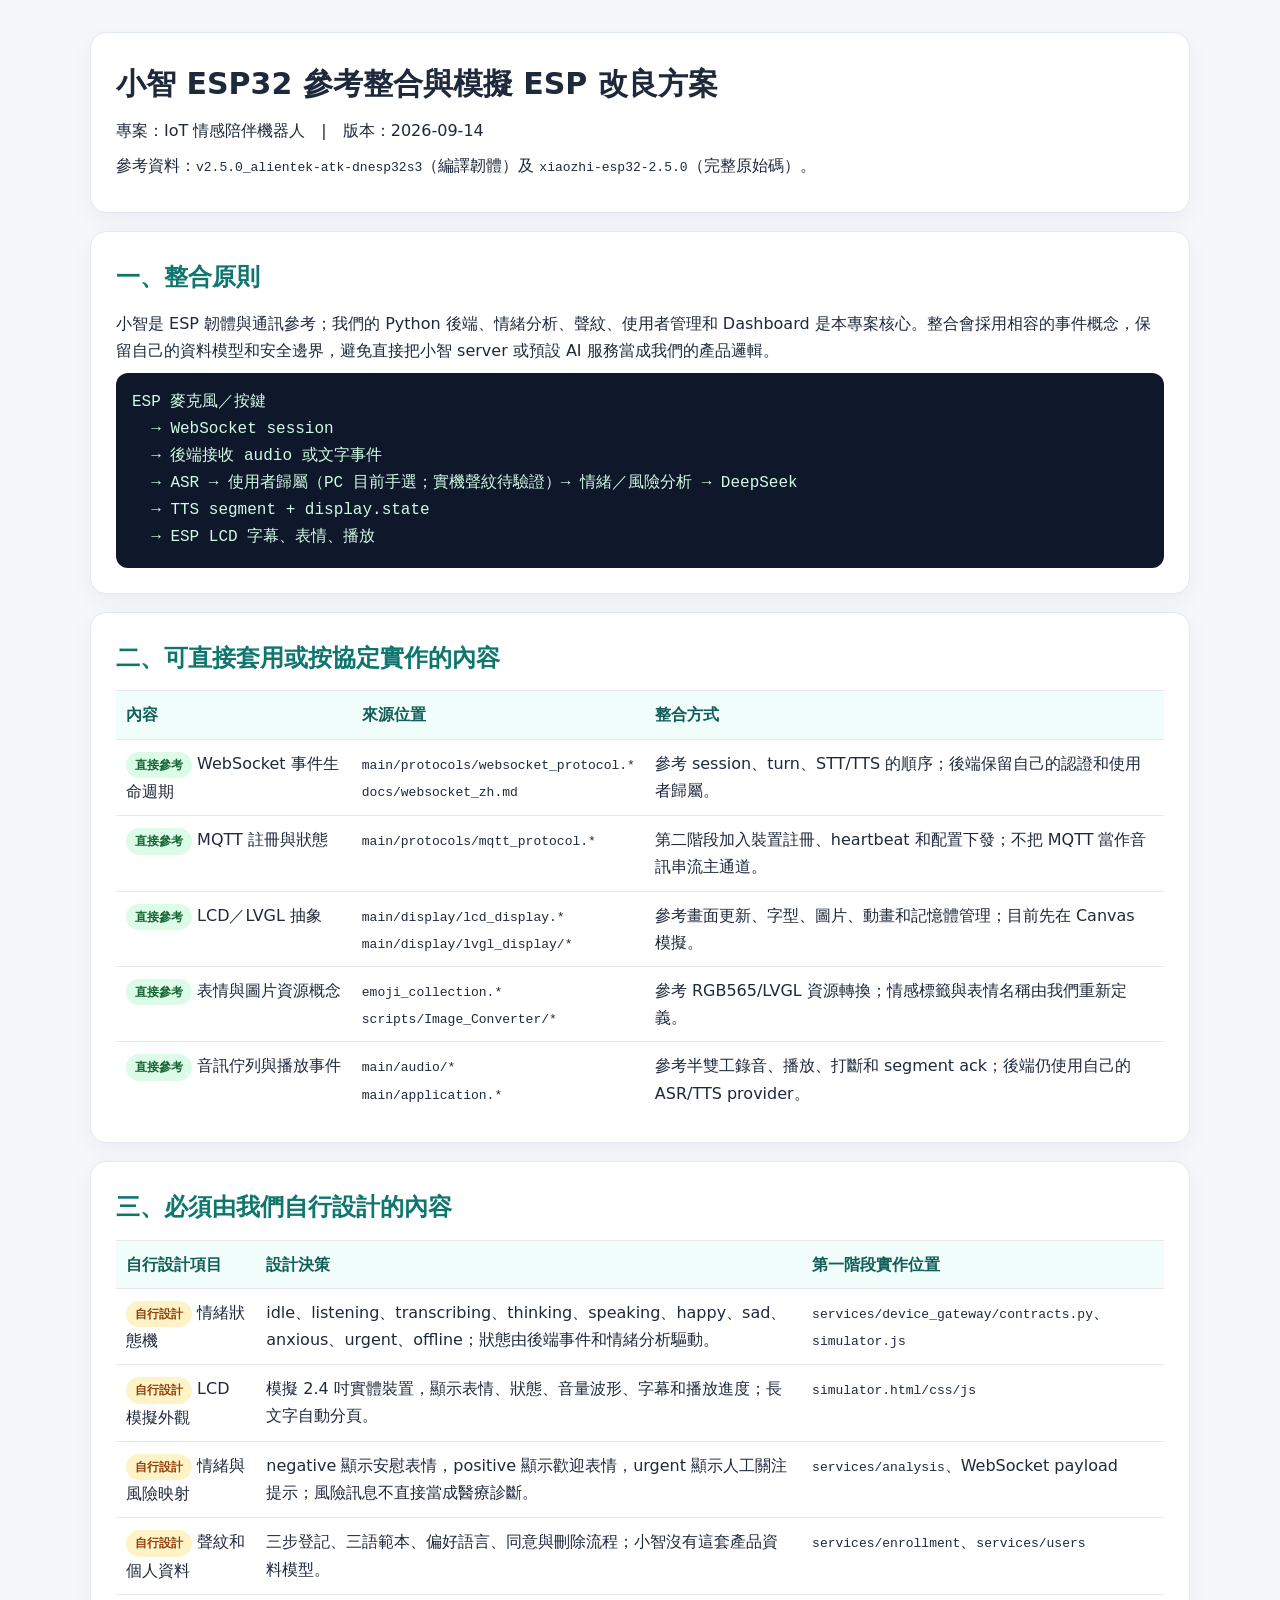
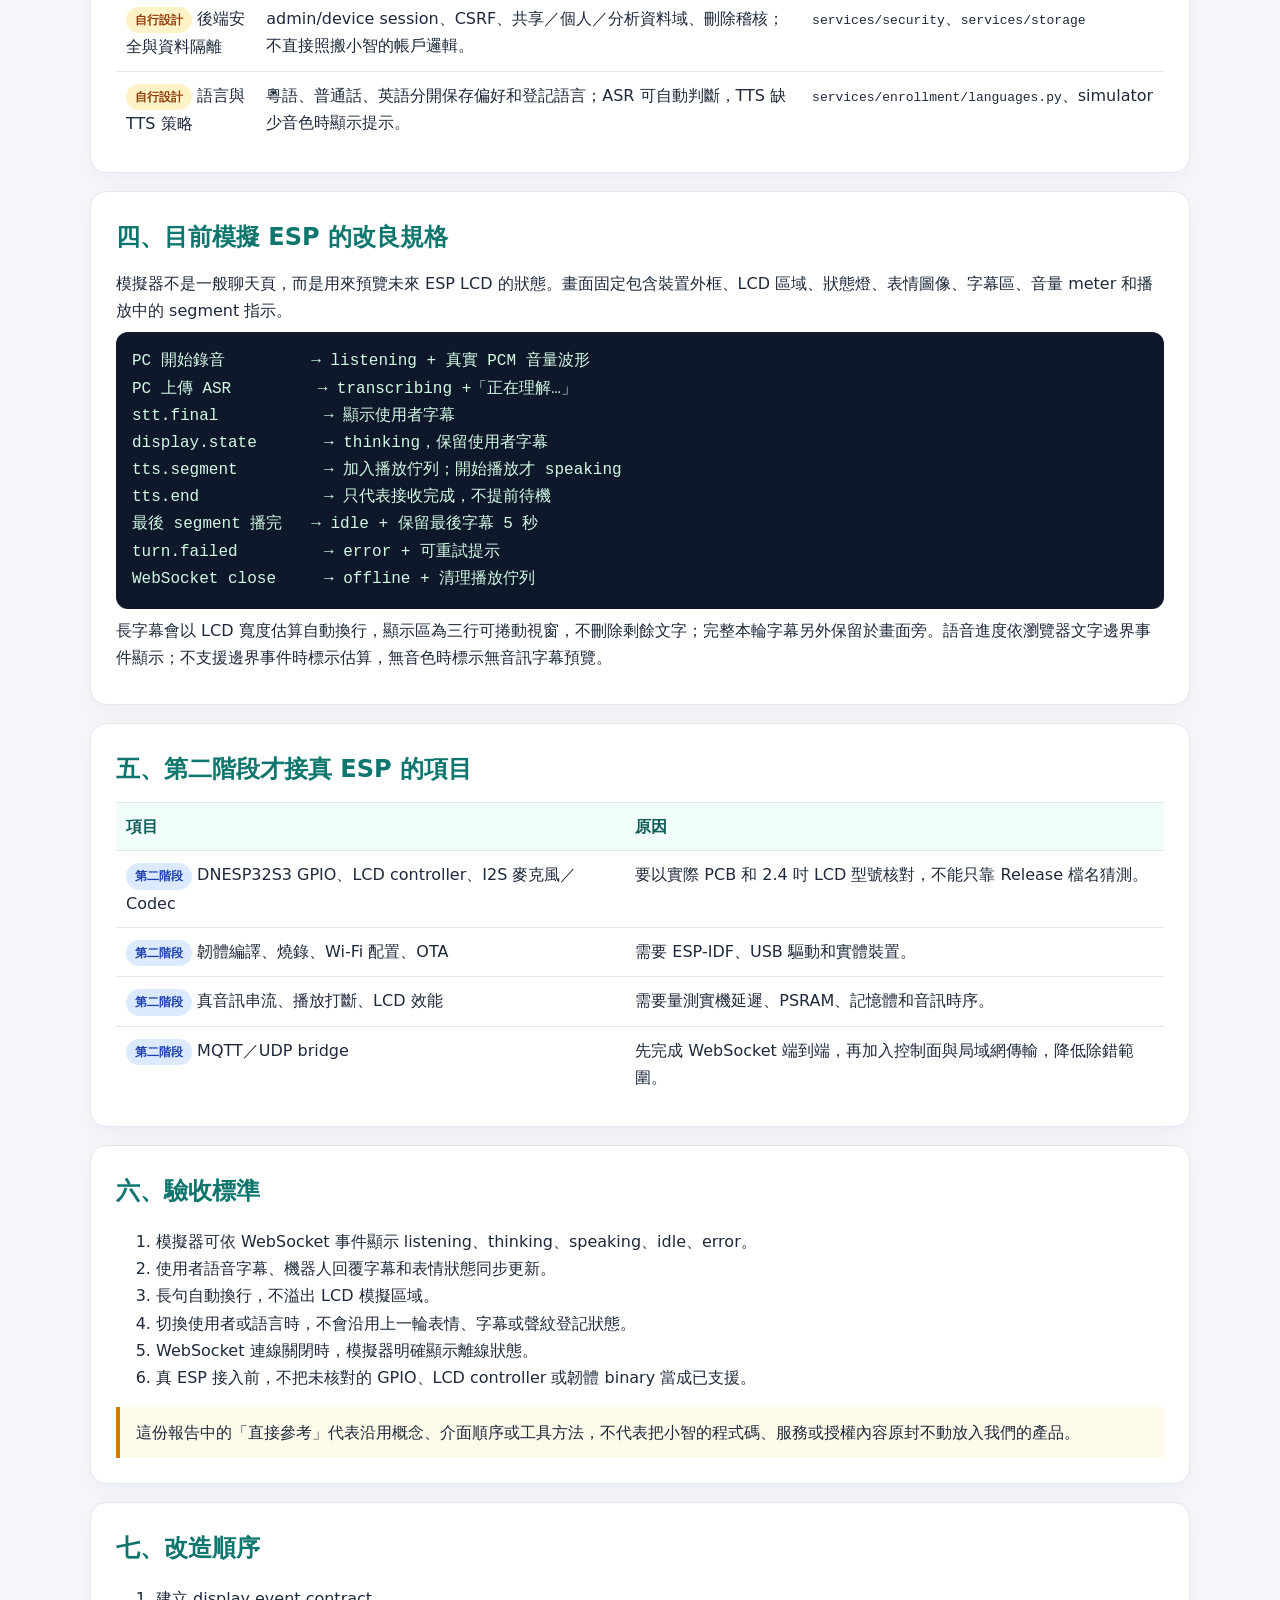
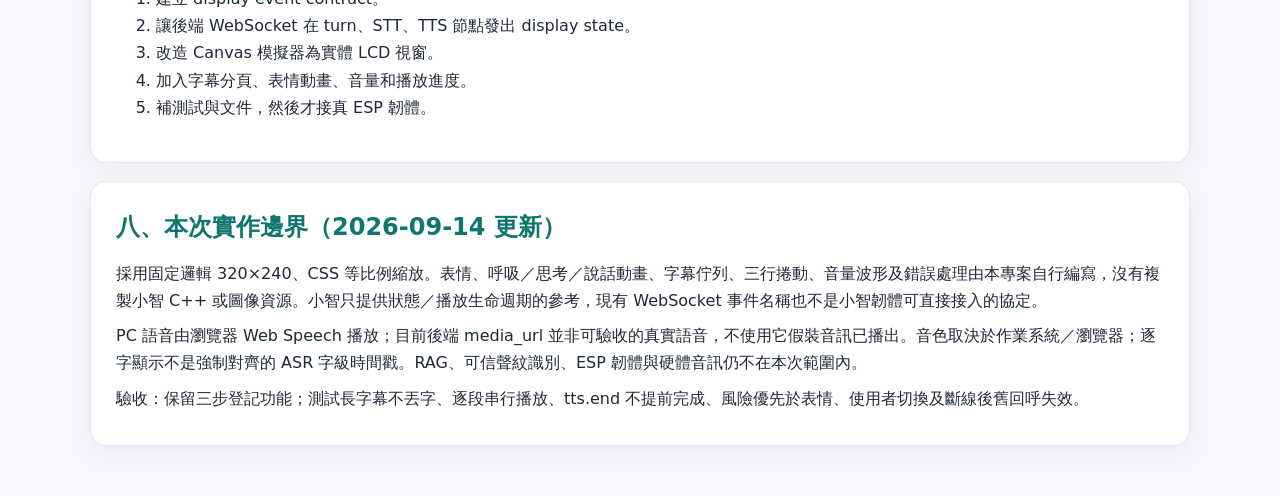
<file: docs/ESP_REFERENCE_INTEGRATION_PLAN.html>
<!doctype html>
<html lang="zh-Hant">
<head>
<meta charset="utf-8"><meta name="viewport" content="width=device-width,initial-scale=1">
<title>小智 ESP32 參考整合與模擬 ESP 改良方案</title>
<style>
:root{font-family:Segoe UI,system-ui,sans-serif;color:#1e293b;background:#f5f7fb;line-height:1.7}body{max-width:1100px;margin:auto;padding:32px 22px}header,section{background:#fff;border:1px solid #e2e8f0;border-radius:16px;padding:25px;margin:0 0 18px;box-shadow:0 8px 24px #1720330b}h1{margin:0 0 8px;font-size:30px}h2{margin:0 0 12px;color:#0f766e}h3{margin-bottom:6px}p{margin:8px 0}table{width:100%;border-collapse:collapse;margin-top:10px}th,td{text-align:left;padding:10px;border-top:1px solid #e5e7eb;vertical-align:top}th{background:#f0fdfa;color:#115e59}.tag{display:inline-block;padding:3px 9px;border-radius:99px;font-size:12px;font-weight:600}.reuse{background:#dcfce7;color:#166534}.design{background:#fef3c7;color:#92400e}.phase2{background:#dbeafe;color:#1e40af}.flow{font-family:Consolas,monospace;background:#0f172a;color:#d1fae5;border-radius:12px;padding:16px;white-space:pre-wrap}.note{border-left:4px solid #0d9488;background:#f0fdfa;padding:12px 16px}.warn{border-left:4px solid #d97706;background:#fffbeb;padding:12px 16px}
</style></head>
<body>
<header><h1>小智 ESP32 參考整合與模擬 ESP 改良方案</h1><p>專案：IoT 情感陪伴機器人　|　版本：2026-09-14</p><p>參考資料：<code>v2.5.0_alientek-atk-dnesp32s3</code>（編譯韌體）及 <code>xiaozhi-esp32-2.5.0</code>（完整原始碼）。</p></header>
<section><h2>一、整合原則</h2><p>小智是 ESP 韌體與通訊參考；我們的 Python 後端、情緒分析、聲紋、使用者管理和 Dashboard 是本專案核心。整合會採用相容的事件概念，保留自己的資料模型和安全邊界，避免直接把小智 server 或預設 AI 服務當成我們的產品邏輯。</p><div class="flow">ESP 麥克風／按鍵
  → WebSocket session
  → 後端接收 audio 或文字事件
  → ASR → 使用者歸屬（PC 目前手選；實機聲紋待驗證）→ 情緒／風險分析 → DeepSeek
  → TTS segment + display.state
  → ESP LCD 字幕、表情、播放</div></section>
<section><h2>二、可直接套用或按協定實作的內容</h2><table><tr><th>內容</th><th>來源位置</th><th>整合方式</th></tr>
<tr><td><span class="tag reuse">直接參考</span> WebSocket 事件生命週期</td><td><code>main/protocols/websocket_protocol.*</code><br><code>docs/websocket_zh.md</code></td><td>參考 session、turn、STT/TTS 的順序；後端保留自己的認證和使用者歸屬。</td></tr>
<tr><td><span class="tag reuse">直接參考</span> MQTT 註冊與狀態</td><td><code>main/protocols/mqtt_protocol.*</code></td><td>第二階段加入裝置註冊、heartbeat 和配置下發；不把 MQTT 當作音訊串流主通道。</td></tr>
<tr><td><span class="tag reuse">直接參考</span> LCD／LVGL 抽象</td><td><code>main/display/lcd_display.*</code><br><code>main/display/lvgl_display/*</code></td><td>參考畫面更新、字型、圖片、動畫和記憶體管理；目前先在 Canvas 模擬。</td></tr>
<tr><td><span class="tag reuse">直接參考</span> 表情與圖片資源概念</td><td><code>emoji_collection.*</code><br><code>scripts/Image_Converter/*</code></td><td>參考 RGB565/LVGL 資源轉換；情感標籤與表情名稱由我們重新定義。</td></tr>
<tr><td><span class="tag reuse">直接參考</span> 音訊佇列與播放事件</td><td><code>main/audio/*</code><br><code>main/application.*</code></td><td>參考半雙工錄音、播放、打斷和 segment ack；後端仍使用自己的 ASR/TTS provider。</td></tr>
</table></section>
<section><h2>三、必須由我們自行設計的內容</h2><table><tr><th>自行設計項目</th><th>設計決策</th><th>第一階段實作位置</th></tr>
<tr><td><span class="tag design">自行設計</span> 情緒狀態機</td><td>idle、listening、transcribing、thinking、speaking、happy、sad、anxious、urgent、offline；狀態由後端事件和情緒分析驅動。</td><td><code>services/device_gateway/contracts.py</code>、<code>simulator.js</code></td></tr>
<tr><td><span class="tag design">自行設計</span> LCD 模擬外觀</td><td>模擬 2.4 吋實體裝置，顯示表情、狀態、音量波形、字幕和播放進度；長文字自動分頁。</td><td><code>simulator.html/css/js</code></td></tr>
<tr><td><span class="tag design">自行設計</span> 情緒與風險映射</td><td>negative 顯示安慰表情，positive 顯示歡迎表情，urgent 顯示人工關注提示；風險訊息不直接當成醫療診斷。</td><td><code>services/analysis</code>、WebSocket payload</td></tr>
<tr><td><span class="tag design">自行設計</span> 聲紋和個人資料</td><td>三步登記、三語範本、偏好語言、同意與刪除流程；小智沒有這套產品資料模型。</td><td><code>services/enrollment</code>、<code>services/users</code></td></tr>
<tr><td><span class="tag design">自行設計</span> 後端安全與資料隔離</td><td>admin/device session、CSRF、共享／個人／分析資料域、刪除稽核；不直接照搬小智的帳戶邏輯。</td><td><code>services/security</code>、<code>services/storage</code></td></tr>
<tr><td><span class="tag design">自行設計</span> 語言與 TTS 策略</td><td>粵語、普通話、英語分開保存偏好和登記語言；ASR 可自動判斷，TTS 缺少音色時顯示提示。</td><td><code>services/enrollment/languages.py</code>、simulator</td></tr>
</table></section>
<section><h2>四、目前模擬 ESP 的改良規格</h2><p>模擬器不是一般聊天頁，而是用來預覽未來 ESP LCD 的狀態。畫面固定包含裝置外框、LCD 區域、狀態燈、表情圖像、字幕區、音量 meter 和播放中的 segment 指示。</p><div class="flow">PC 開始錄音         → listening + 真實 PCM 音量波形
PC 上傳 ASR         → transcribing +「正在理解…」
stt.final           → 顯示使用者字幕
display.state       → thinking，保留使用者字幕
tts.segment         → 加入播放佇列；開始播放才 speaking
tts.end             → 只代表接收完成，不提前待機
最後 segment 播完   → idle + 保留最後字幕 5 秒
turn.failed         → error + 可重試提示
WebSocket close     → offline + 清理播放佇列</div><p>長字幕會以 LCD 寬度估算自動換行，顯示區為三行可捲動視窗，不刪除剩餘文字；完整本輪字幕另外保留於畫面旁。語音進度依瀏覽器文字邊界事件顯示；不支援邊界事件時標示估算，無音色時標示無音訊字幕預覽。</p></section>
<section><h2>五、第二階段才接真 ESP 的項目</h2><table><tr><th>項目</th><th>原因</th></tr>
<tr><td><span class="tag phase2">第二階段</span> DNESP32S3 GPIO、LCD controller、I2S 麥克風／Codec</td><td>要以實際 PCB 和 2.4 吋 LCD 型號核對，不能只靠 Release 檔名猜測。</td></tr>
<tr><td><span class="tag phase2">第二階段</span> 韌體編譯、燒錄、Wi-Fi 配置、OTA</td><td>需要 ESP-IDF、USB 驅動和實體裝置。</td></tr>
<tr><td><span class="tag phase2">第二階段</span> 真音訊串流、播放打斷、LCD 效能</td><td>需要量測實機延遲、PSRAM、記憶體和音訊時序。</td></tr>
<tr><td><span class="tag phase2">第二階段</span> MQTT／UDP bridge</td><td>先完成 WebSocket 端到端，再加入控制面與局域網傳輸，降低除錯範圍。</td></tr>
</table></section>
<section><h2>六、驗收標準</h2><ol><li>模擬器可依 WebSocket 事件顯示 listening、thinking、speaking、idle、error。</li><li>使用者語音字幕、機器人回覆字幕和表情狀態同步更新。</li><li>長句自動換行，不溢出 LCD 模擬區域。</li><li>切換使用者或語言時，不會沿用上一輪表情、字幕或聲紋登記狀態。</li><li>WebSocket 連線關閉時，模擬器明確顯示離線狀態。</li><li>真 ESP 接入前，不把未核對的 GPIO、LCD controller 或韌體 binary 當成已支援。</li></ol><div class="warn">這份報告中的「直接參考」代表沿用概念、介面順序或工具方法，不代表把小智的程式碼、服務或授權內容原封不動放入我們的產品。</div></section>
<section><h2>七、改造順序</h2><ol><li>建立 display event contract。</li><li>讓後端 WebSocket 在 turn、STT、TTS 節點發出 display state。</li><li>改造 Canvas 模擬器為實體 LCD 視窗。</li><li>加入字幕分頁、表情動畫、音量和播放進度。</li><li>補測試與文件，然後才接真 ESP 韌體。</li></ol></section>
<section><h2>八、本次實作邊界（2026-09-14 更新）</h2><p>採用固定邏輯 320×240、CSS 等比例縮放。表情、呼吸／思考／說話動畫、字幕佇列、三行捲動、音量波形及錯誤處理由本專案自行編寫，沒有複製小智 C++ 或圖像資源。小智只提供狀態／播放生命週期的參考，現有 WebSocket 事件名稱也不是小智韌體可直接接入的協定。</p><p>PC 語音由瀏覽器 Web Speech 播放；目前後端 media_url 並非可驗收的真實語音，不使用它假裝音訊已播出。音色取決於作業系統／瀏覽器；逐字顯示不是強制對齊的 ASR 字級時間戳。RAG、可信聲紋識別、ESP 韌體與硬體音訊仍不在本次範圍內。</p><p>驗收：保留三步登記功能；測試長字幕不丟字、逐段串行播放、tts.end 不提前完成、風險優先於表情、使用者切換及斷線後舊回呼失效。</p></section>
</body></html>
</file>
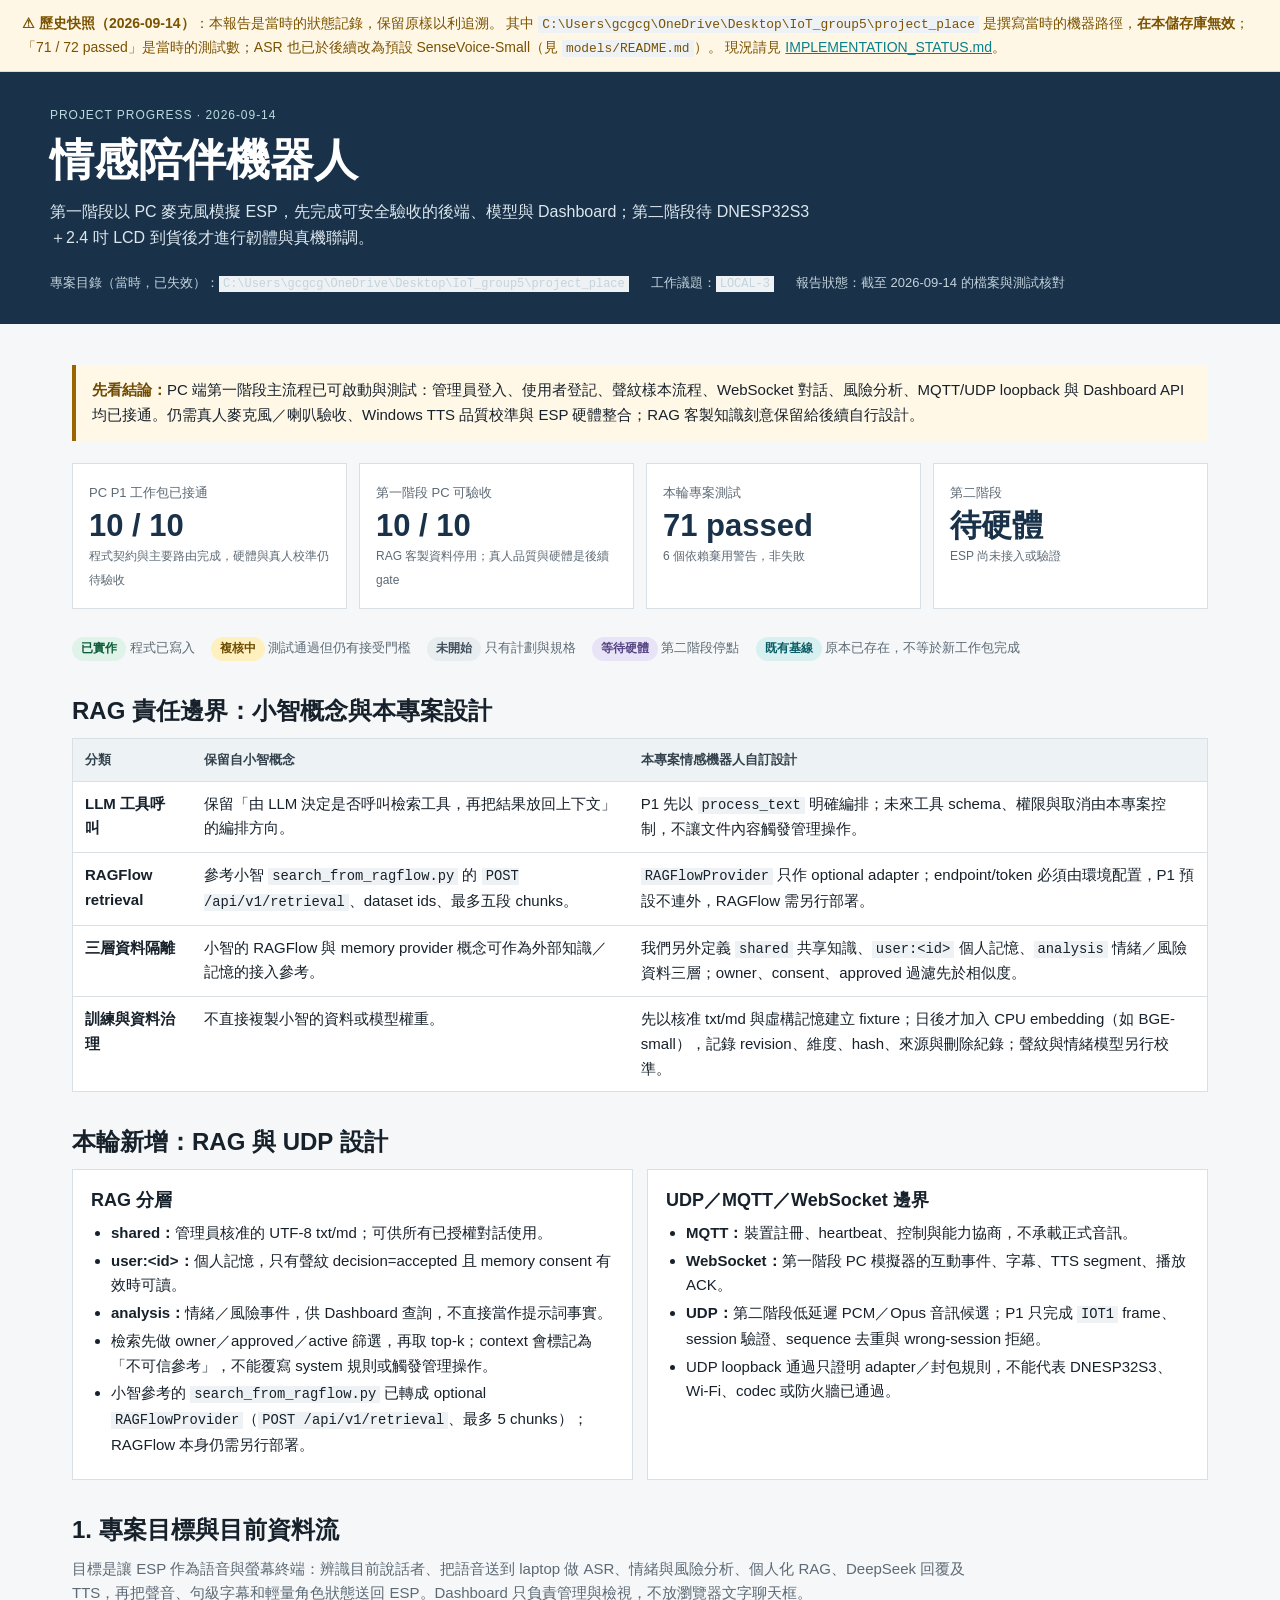
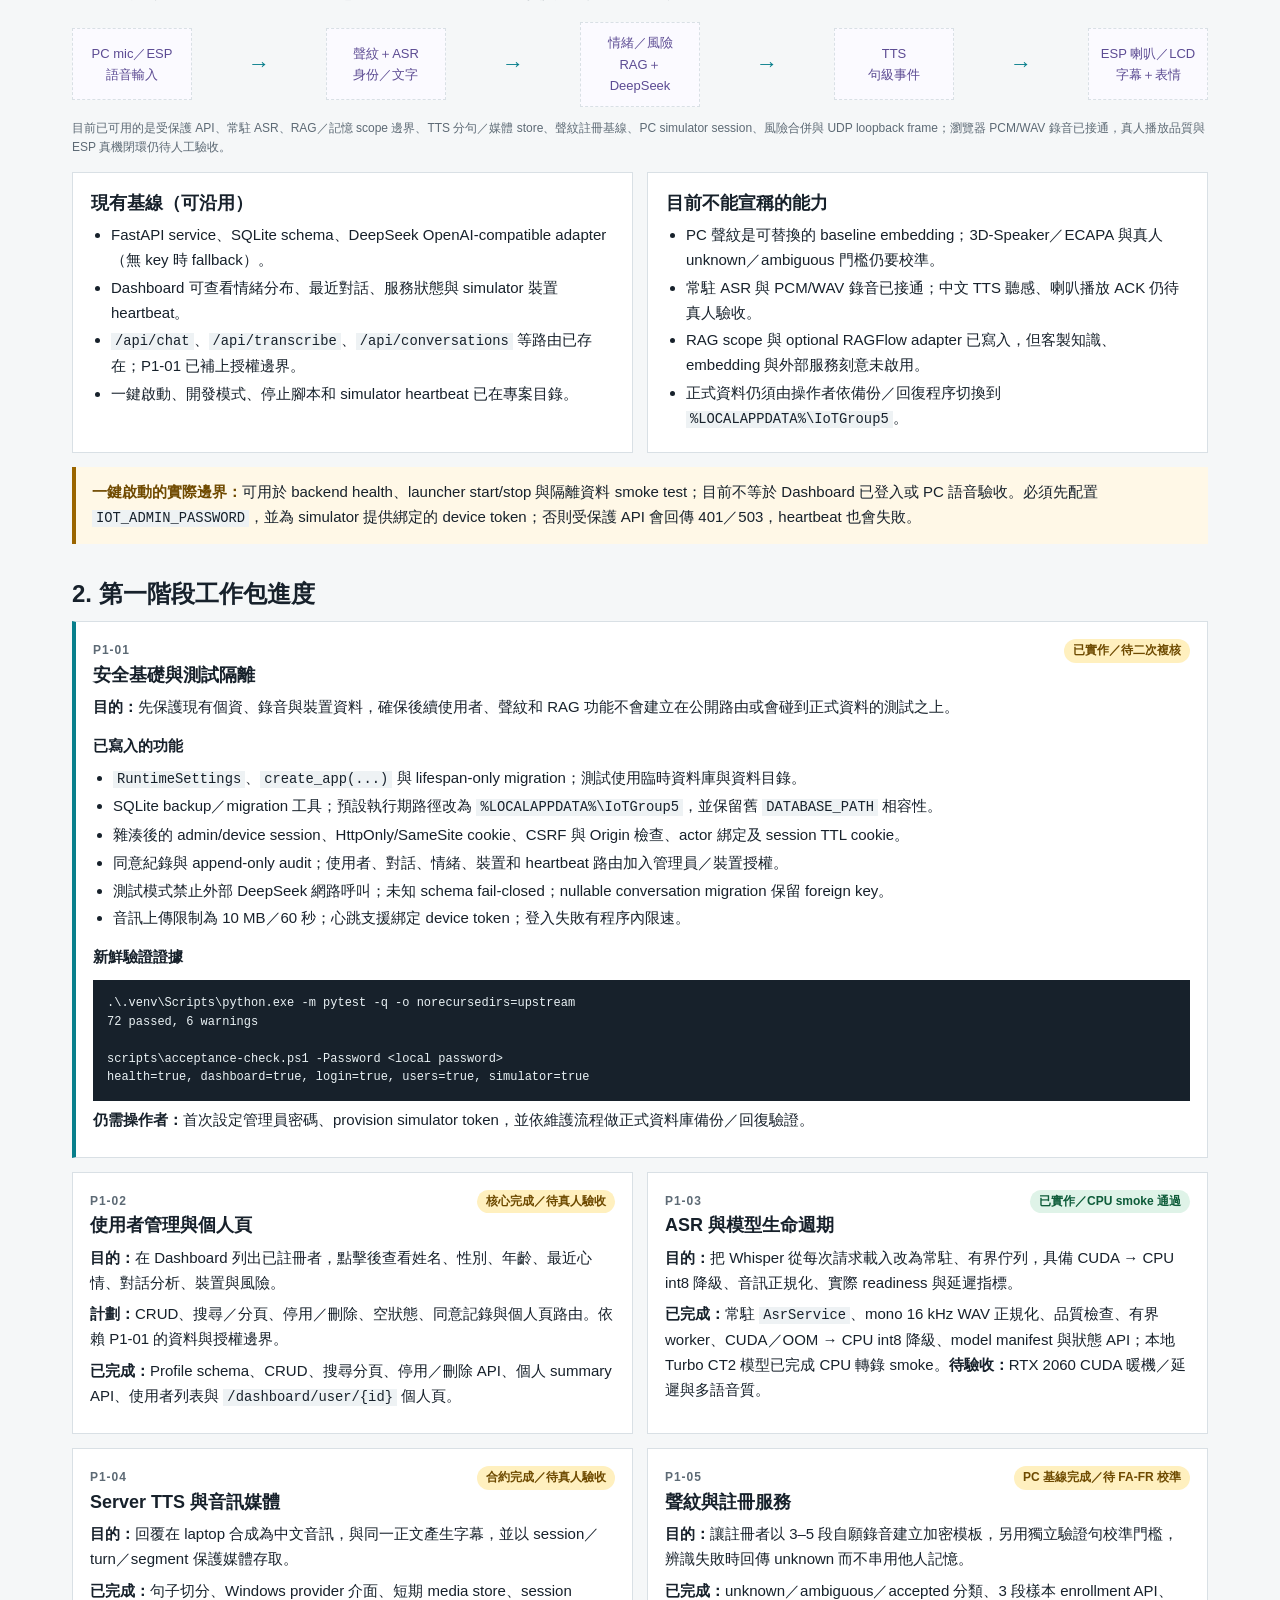
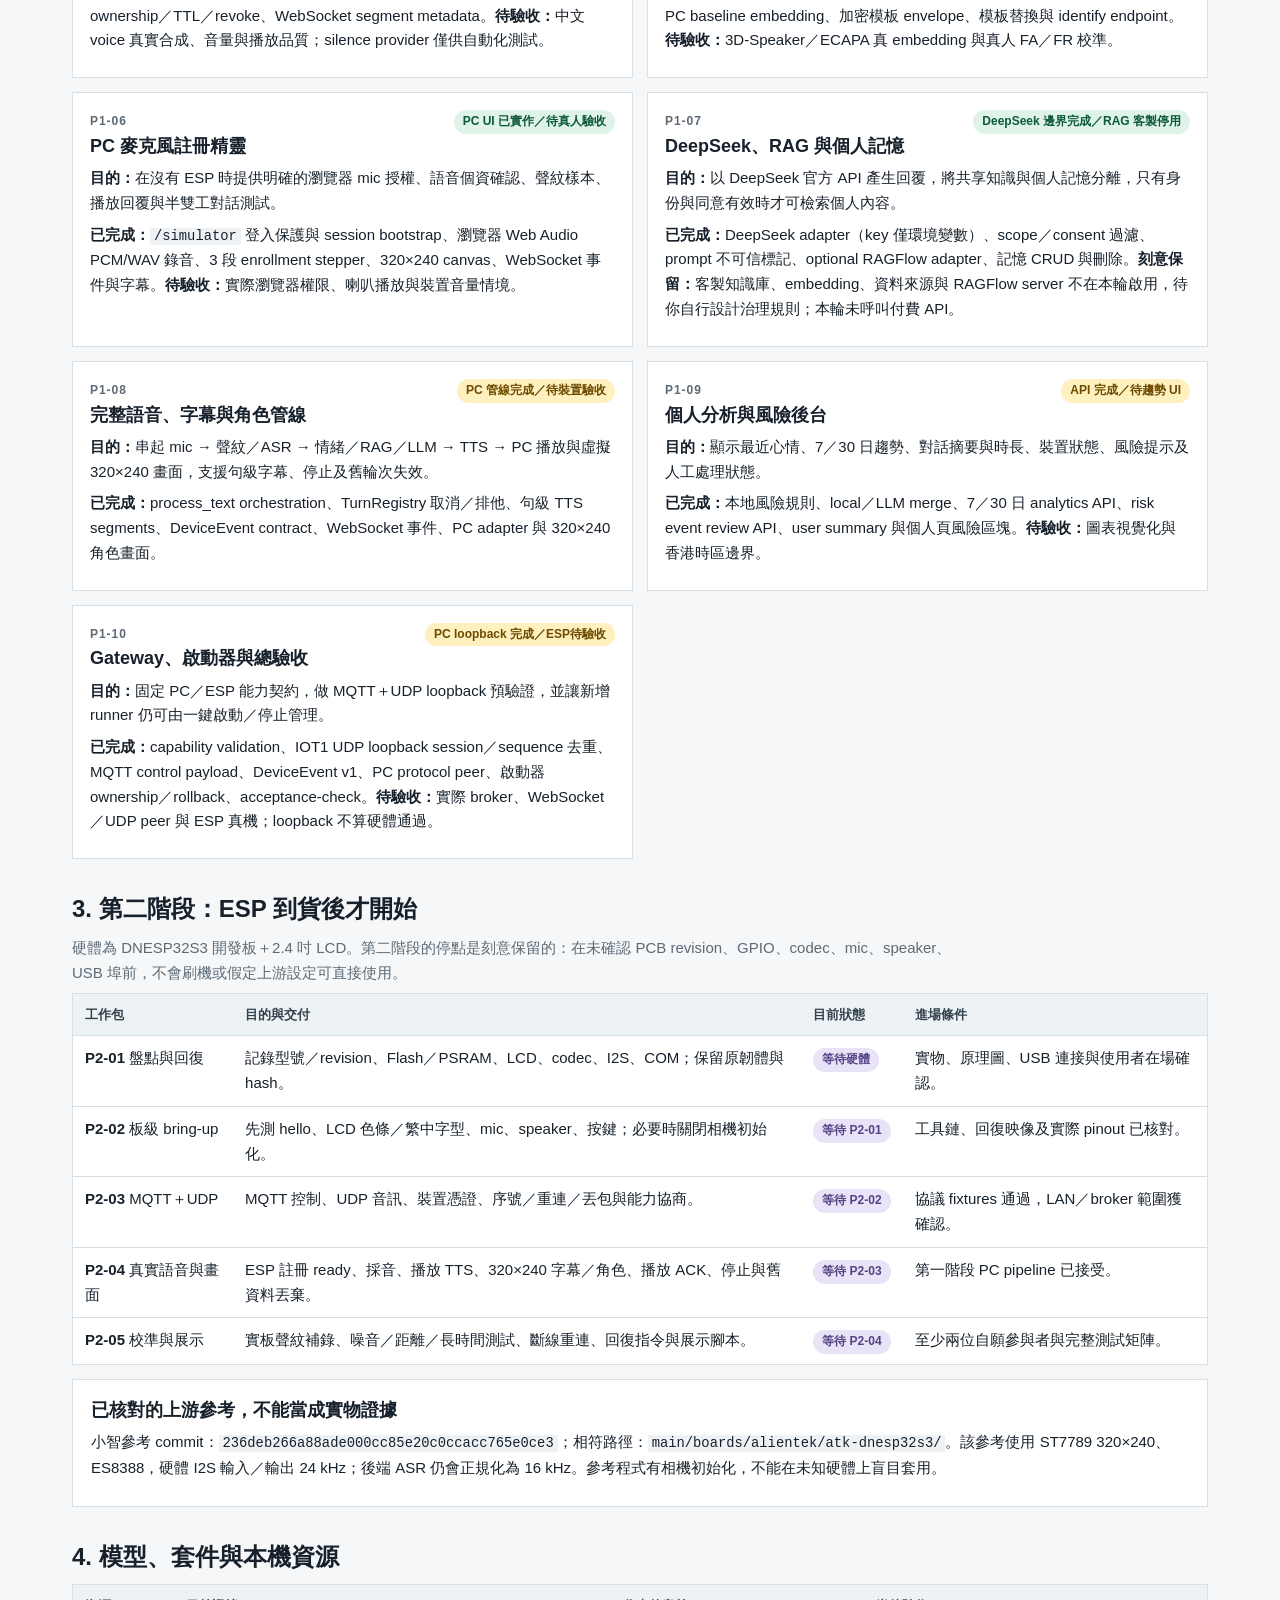
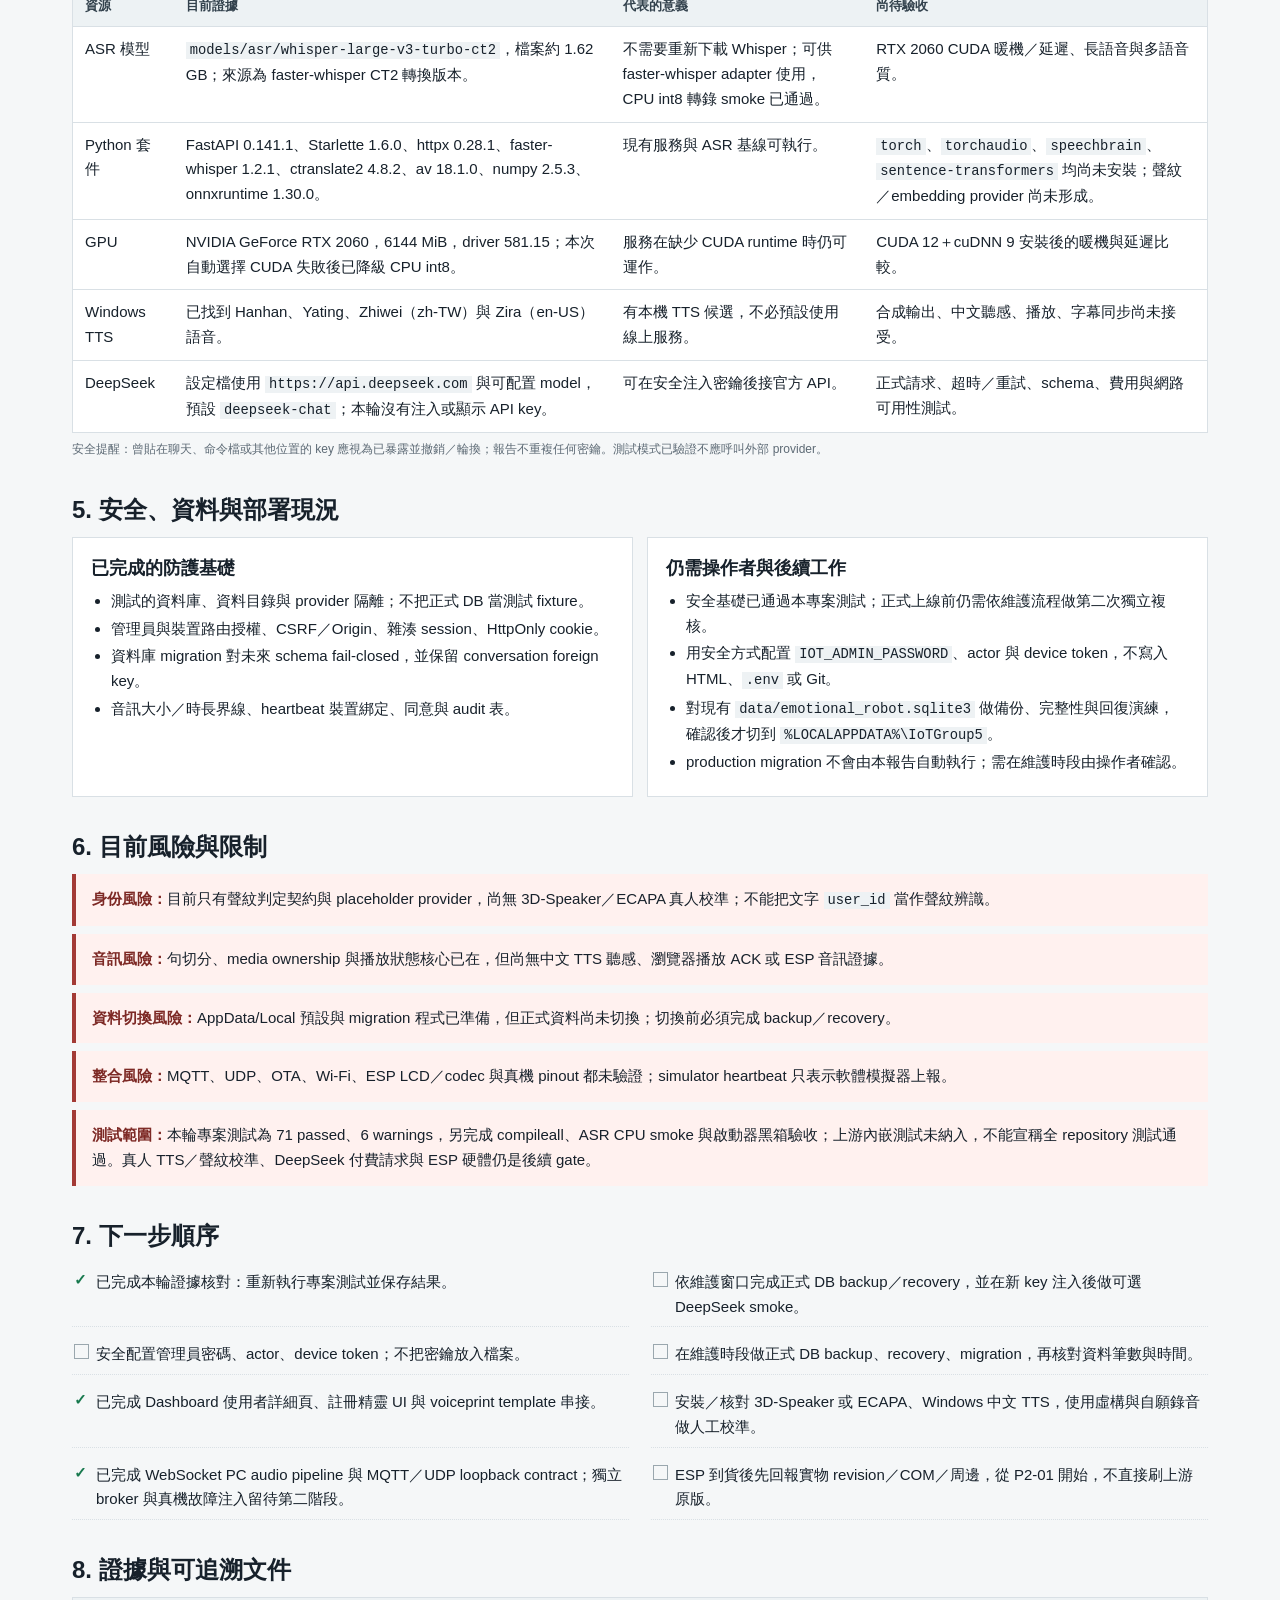
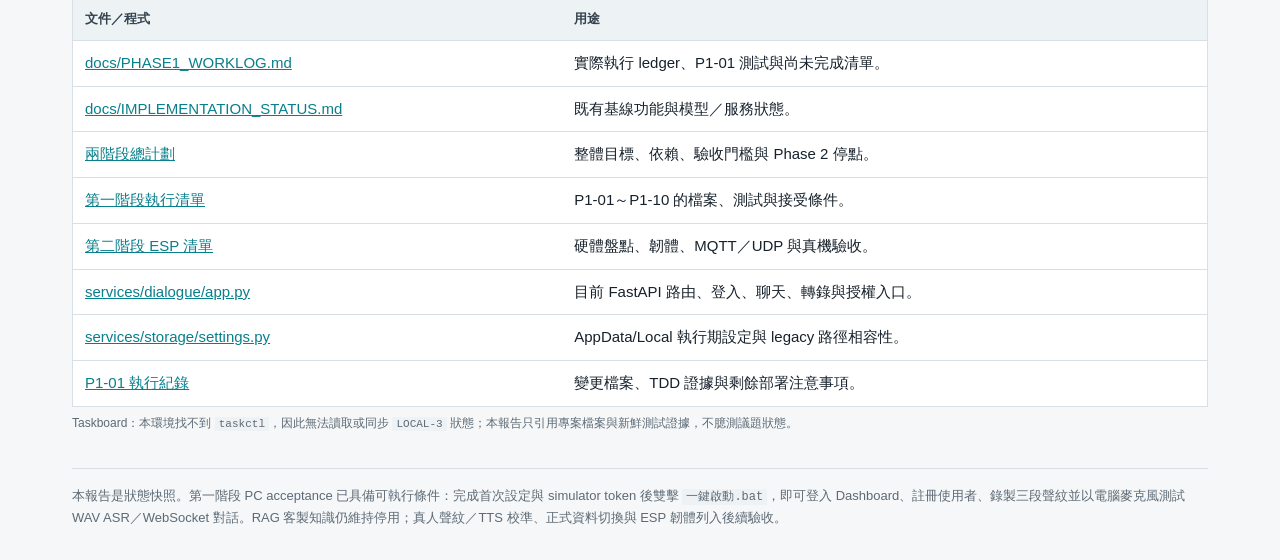
<file: docs/PROJECT_PROGRESS_2026-09-14.html>
<!doctype html>
<html lang="zh-Hant">
<head>
  <meta charset="utf-8">
  <meta name="viewport" content="width=device-width, initial-scale=1">
  <title>情感陪伴機器人｜專案進度報告</title>
  <style>
    :root {
      --ink: #17212b;
      --muted: #5d6a75;
      --line: #d9e0e5;
      --paper: #f5f7f8;
      --panel: #ffffff;
      --navy: #19324a;
      --teal: #087f8c;
      --green: #18794e;
      --amber: #9a6500;
      --red: #a33a35;
      --violet: #5c4b93;
    }
    * { box-sizing: border-box; }
    body {
      margin: 0;
      color: var(--ink);
      background: var(--paper);
      font: 15px/1.65 "Segoe UI", "Microsoft JhengHei", sans-serif;
    }
    a { color: var(--teal); }
    .topbar { background: var(--navy); color: #fff; padding: 34px 22px 30px; }
    .topbar-inner, main { max-width: 1180px; margin: 0 auto; }
    .eyebrow { margin: 0 0 8px; color: #b9dce0; font-size: 12px; letter-spacing: .08em; }
    h1 { margin: 0; font-size: clamp(28px, 4vw, 44px); line-height: 1.2; }
    .subtitle { max-width: 760px; margin: 12px 0 0; color: #dce7ed; font-size: 16px; }
    .meta { display: flex; flex-wrap: wrap; gap: 10px 22px; margin-top: 20px; color: #c4d3dc; font-size: 13px; }
    main { padding: 26px 22px 56px; }
    section { margin: 0 0 34px; }
    h2 { margin: 0 0 12px; font-size: 24px; line-height: 1.3; }
    h3 { margin: 0 0 8px; font-size: 18px; line-height: 1.35; }
    h4 { margin: 14px 0 5px; font-size: 15px; }
    p { margin: 7px 0; }
    .lead { color: var(--muted); max-width: 900px; }
    .notice { border-left: 4px solid var(--amber); background: #fff8e7; padding: 13px 16px; margin: 15px 0; }
    .notice strong { color: #704a00; }
    .stats { display: grid; grid-template-columns: repeat(4, minmax(0, 1fr)); gap: 12px; margin: 22px 0 28px; }
    .stat { background: var(--panel); border: 1px solid var(--line); padding: 16px; min-height: 124px; }
    .stat .value { display: block; margin-top: 4px; color: var(--navy); font-size: 31px; font-weight: 700; line-height: 1.1; }
    .stat .label { color: var(--muted); font-size: 13px; }
    .stat .detail { color: var(--muted); font-size: 12px; }
    .legend { display: flex; flex-wrap: wrap; gap: 8px 16px; color: var(--muted); font-size: 13px; }
    .status { display: inline-flex; align-items: center; gap: 5px; border-radius: 999px; padding: 2px 9px; font-size: 12px; font-weight: 600; white-space: nowrap; }
    .status.done { color: #0d5b39; background: #dff3e8; }
    .status.review { color: #6e4a00; background: #fff0bf; }
    .status.todo { color: #3f4e59; background: #e8edf0; }
    .status.wait { color: #544484; background: #e9e3f8; }
    .status.base { color: #075c65; background: #d9f0f1; }
    .flow { display: grid; grid-template-columns: repeat(9, minmax(90px, 1fr)); align-items: center; gap: 7px; margin: 16px 0 12px; }
    .flow-box { min-height: 72px; display: grid; place-items: center; text-align: center; padding: 9px; border: 1px solid var(--line); background: var(--panel); font-size: 13px; }
    .flow-box.future { border-style: dashed; color: var(--violet); background: #fbfaff; }
    .flow-arrow { text-align: center; color: var(--teal); font-size: 22px; }
    .caption { color: var(--muted); font-size: 12px; }
    .panel { background: var(--panel); border: 1px solid var(--line); padding: 18px; }
    .grid-2 { display: grid; grid-template-columns: repeat(2, minmax(0, 1fr)); gap: 14px; }
    .work-grid { display: grid; grid-template-columns: repeat(2, minmax(0, 1fr)); gap: 14px; }
    .work-item { background: var(--panel); border: 1px solid var(--line); padding: 17px; }
    .work-item.featured { grid-column: 1 / -1; border-left: 4px solid var(--teal); }
    .work-meta { display: flex; flex-wrap: wrap; align-items: center; justify-content: space-between; gap: 8px; }
    .work-id { color: var(--muted); font-size: 12px; font-weight: 700; letter-spacing: .08em; }
    ul { margin: 7px 0 0; padding-left: 20px; }
    li { margin: 3px 0; }
    .table-wrap { overflow-x: auto; border: 1px solid var(--line); background: var(--panel); }
    table { width: 100%; border-collapse: collapse; min-width: 720px; }
    th, td { padding: 10px 12px; border-bottom: 1px solid var(--line); text-align: left; vertical-align: top; }
    th { background: #edf2f4; color: #33424d; font-size: 13px; }
    tr:last-child td { border-bottom: 0; }
    code, pre { font-family: Consolas, "Cascadia Code", monospace; }
    code { background: #eef2f4; padding: 1px 4px; font-size: .92em; }
    pre { overflow-x: auto; background: #17212b; color: #eaf2f5; padding: 14px; margin: 10px 0 0; font-size: 12px; line-height: 1.55; }
    .checklist { display: grid; grid-template-columns: repeat(2, minmax(0, 1fr)); gap: 8px 22px; }
    .checklist div { padding: 7px 0 7px 24px; position: relative; border-bottom: 1px dotted var(--line); }
    .checklist div::before { content: ""; position: absolute; left: 2px; top: 9px; width: 13px; height: 13px; border: 1px solid #9aa7ae; }
    .checklist .done::before { content: "✓"; border: 0; color: var(--green); font-weight: 700; top: 5px; }
    .risk { border-left: 4px solid var(--red); background: #fff1ef; padding: 13px 16px; margin: 8px 0; }
    .risk strong { color: #7d2925; }
    footer { border-top: 1px solid var(--line); padding-top: 16px; color: var(--muted); font-size: 13px; }
    @media (max-width: 860px) {
      .stats, .grid-2, .work-grid { grid-template-columns: 1fr; }
      .work-item.featured { grid-column: auto; }
      .flow { grid-template-columns: 1fr; }
      .flow-arrow { transform: rotate(90deg); height: 20px; }
      .checklist { grid-template-columns: 1fr; }
    }
  </style>
</head>
<body>
  <div style="background:#fff7e6;border-bottom:1px solid #f0d9a8;color:#7a5200;padding:12px 22px;font:14px/1.6 'Segoe UI','Microsoft JhengHei',sans-serif;">
    <strong>⚠ 歷史快照（2026-09-14）</strong>：本報告是當時的狀態記錄，保留原樣以利追溯。
    其中 <code>C:\Users\gcgcg\OneDrive\Desktop\IoT_group5\project_place</code> 是撰寫當時的機器路徑，<strong>在本儲存庫無效</strong>；
    「71 / 72 passed」是當時的測試數；ASR 也已於後續改為預設 SenseVoice-Small（見 <code>models/README.md</code>）。
    現況請見 <a href="IMPLEMENTATION_STATUS.md">IMPLEMENTATION_STATUS.md</a>。
  </div>
  <header class="topbar">
    <div class="topbar-inner">
      <p class="eyebrow">PROJECT PROGRESS · 2026-09-14</p>
      <h1>情感陪伴機器人</h1>
      <p class="subtitle">第一階段以 PC 麥克風模擬 ESP，先完成可安全驗收的後端、模型與 Dashboard；第二階段待 DNESP32S3＋2.4 吋 LCD 到貨後才進行韌體與真機聯調。</p>
      <div class="meta">
        <span>專案目錄（當時，已失效）：<code>C:\Users\gcgcg\OneDrive\Desktop\IoT_group5\project_place</code></span>
        <span>工作議題：<code>LOCAL-3</code></span>
        <span>報告狀態：截至 2026-09-14 的檔案與測試核對</span>
      </div>
    </div>
  </header>

  <main>
    <section>
      <div class="notice"><strong>先看結論：</strong>PC 端第一階段主流程已可啟動與測試：管理員登入、使用者登記、聲紋樣本流程、WebSocket 對話、風險分析、MQTT/UDP loopback 與 Dashboard API 均已接通。仍需真人麥克風／喇叭驗收、Windows TTS 品質校準與 ESP 硬體整合；RAG 客製知識刻意保留給後續自行設計。</div>
      <div class="stats">
        <div class="stat"><span class="label">PC P1 工作包已接通</span><span class="value">10 / 10</span><span class="detail">程式契約與主要路由完成，硬體與真人校準仍待驗收</span></div>
        <div class="stat"><span class="label">第一階段 PC 可驗收</span><span class="value">10 / 10</span><span class="detail">RAG 客製資料停用；真人品質與硬體是後續 gate</span></div>
        <div class="stat"><span class="label">本輪專案測試</span><span class="value">71 passed</span><span class="detail">6 個依賴棄用警告，非失敗</span></div>
        <div class="stat"><span class="label">第二階段</span><span class="value">待硬體</span><span class="detail">ESP 尚未接入或驗證</span></div>
      </div>
      <div class="legend">
        <span><span class="status done">已實作</span> 程式已寫入</span>
        <span><span class="status review">複核中</span> 測試通過但仍有接受門檻</span>
        <span><span class="status todo">未開始</span> 只有計劃與規格</span>
        <span><span class="status wait">等待硬體</span> 第二階段停點</span>
        <span><span class="status base">既有基線</span> 原本已存在，不等於新工作包完成</span>
      </div>
    </section>

    <section>
      <h2>RAG 責任邊界：小智概念與本專案設計</h2>
      <div class="table-wrap">
        <table>
          <thead><tr><th>分類</th><th>保留自小智概念</th><th>本專案情感機器人自訂設計</th></tr></thead>
          <tbody>
            <tr><td><strong>LLM 工具呼叫</strong></td><td>保留「由 LLM 決定是否呼叫檢索工具，再把結果放回上下文」的編排方向。</td><td>P1 先以 <code>process_text</code> 明確編排；未來工具 schema、權限與取消由本專案控制，不讓文件內容觸發管理操作。</td></tr>
            <tr><td><strong>RAGFlow retrieval</strong></td><td>參考小智 <code>search_from_ragflow.py</code> 的 <code>POST /api/v1/retrieval</code>、dataset ids、最多五段 chunks。</td><td><code>RAGFlowProvider</code> 只作 optional adapter；endpoint/token 必須由環境配置，P1 預設不連外，RAGFlow 需另行部署。</td></tr>
            <tr><td><strong>三層資料隔離</strong></td><td>小智的 RAGFlow 與 memory provider 概念可作為外部知識／記憶的接入參考。</td><td>我們另外定義 <code>shared</code> 共享知識、<code>user:&lt;id&gt;</code> 個人記憶、<code>analysis</code> 情緒／風險資料三層；owner、consent、approved 過濾先於相似度。</td></tr>
            <tr><td><strong>訓練與資料治理</strong></td><td>不直接複製小智的資料或模型權重。</td><td>先以核准 txt/md 與虛構記憶建立 fixture；日後才加入 CPU embedding（如 BGE-small），記錄 revision、維度、hash、來源與刪除紀錄；聲紋與情緒模型另行校準。</td></tr>
          </tbody>
        </table>
      </div>
    </section>

    <section>
      <h2>本輪新增：RAG 與 UDP 設計</h2>
      <div class="grid-2">
        <div class="panel">
          <h3>RAG 分層</h3>
          <ul>
            <li><strong>shared：</strong>管理員核准的 UTF-8 txt/md；可供所有已授權對話使用。</li>
            <li><strong>user:&lt;id&gt;：</strong>個人記憶，只有聲紋 decision=accepted 且 memory consent 有效時可讀。</li>
            <li><strong>analysis：</strong>情緒／風險事件，供 Dashboard 查詢，不直接當作提示詞事實。</li>
            <li>檢索先做 owner／approved／active 篩選，再取 top-k；context 會標記為「不可信參考」，不能覆寫 system 規則或觸發管理操作。</li>
            <li>小智參考的 <code>search_from_ragflow.py</code> 已轉成 optional <code>RAGFlowProvider</code>（<code>POST /api/v1/retrieval</code>、最多 5 chunks）；RAGFlow 本身仍需另行部署。</li>
          </ul>
        </div>
        <div class="panel">
          <h3>UDP／MQTT／WebSocket 邊界</h3>
          <ul>
            <li><strong>MQTT：</strong>裝置註冊、heartbeat、控制與能力協商，不承載正式音訊。</li>
            <li><strong>WebSocket：</strong>第一階段 PC 模擬器的互動事件、字幕、TTS segment、播放 ACK。</li>
            <li><strong>UDP：</strong>第二階段低延遲 PCM／Opus 音訊候選；P1 只完成 <code>IOT1</code> frame、session 驗證、sequence 去重與 wrong-session 拒絕。</li>
            <li>UDP loopback 通過只證明 adapter／封包規則，不能代表 DNESP32S3、Wi-Fi、codec 或防火牆已通過。</li>
          </ul>
        </div>
      </div>
    </section>

    <section>
      <h2>1. 專案目標與目前資料流</h2>
      <p class="lead">目標是讓 ESP 作為語音與螢幕終端：辨識目前說話者、把語音送到 laptop 做 ASR、情緒與風險分析、個人化 RAG、DeepSeek 回覆及 TTS，再把聲音、句級字幕和輕量角色狀態送回 ESP。Dashboard 只負責管理與檢視，不放瀏覽器文字聊天框。</p>
      <div class="flow" aria-label="目標資料流">
        <div class="flow-box future">PC mic／ESP<br>語音輸入</div><div class="flow-arrow">→</div>
        <div class="flow-box future">聲紋＋ASR<br>身份／文字</div><div class="flow-arrow">→</div>
        <div class="flow-box future">情緒／風險<br>RAG＋DeepSeek</div><div class="flow-arrow">→</div>
        <div class="flow-box future">TTS<br>句級事件</div><div class="flow-arrow">→</div>
        <div class="flow-box future">ESP 喇叭／LCD<br>字幕＋表情</div>
      </div>
      <p class="caption">目前已可用的是受保護 API、常駐 ASR、RAG／記憶 scope 邊界、TTS 分句／媒體 store、聲紋註冊基線、PC simulator session、風險合併與 UDP loopback frame；瀏覽器 PCM/WAV 錄音已接通，真人播放品質與 ESP 真機閉環仍待人工驗收。</p>
      <div class="grid-2" style="margin-top:14px">
        <div class="panel">
          <h3>現有基線（可沿用）</h3>
          <ul>
            <li>FastAPI service、SQLite schema、DeepSeek OpenAI-compatible adapter（無 key 時 fallback）。</li>
            <li>Dashboard 可查看情緒分布、最近對話、服務狀態與 simulator 裝置 heartbeat。</li>
            <li><code>/api/chat</code>、<code>/api/transcribe</code>、<code>/api/conversations</code> 等路由已存在；P1-01 已補上授權邊界。</li>
            <li>一鍵啟動、開發模式、停止腳本和 simulator heartbeat 已在專案目錄。</li>
          </ul>
        </div>
        <div class="panel">
          <h3>目前不能宣稱的能力</h3>
          <ul>
            <li>PC 聲紋是可替換的 baseline embedding；3D-Speaker／ECAPA 與真人 unknown／ambiguous 門檻仍要校準。</li>
            <li>常駐 ASR 與 PCM/WAV 錄音已接通；中文 TTS 聽感、喇叭播放 ACK 仍待真人驗收。</li>
            <li>RAG scope 與 optional RAGFlow adapter 已寫入，但客製知識、embedding 與外部服務刻意未啟用。</li>
            <li>正式資料仍須由操作者依備份／回復程序切換到 <code>%LOCALAPPDATA%\IoTGroup5</code>。</li>
          </ul>
        </div>
      </div>
      <div class="notice" style="margin-top:14px"><strong>一鍵啟動的實際邊界：</strong>可用於 backend health、launcher start/stop 與隔離資料 smoke test；目前不等於 Dashboard 已登入或 PC 語音驗收。必須先配置 <code>IOT_ADMIN_PASSWORD</code>，並為 simulator 提供綁定的 device token；否則受保護 API 會回傳 401／503，heartbeat 也會失敗。</div>
    </section>

    <section>
      <h2>2. 第一階段工作包進度</h2>
      <div class="work-grid">
        <article class="work-item featured">
          <div class="work-meta"><span class="work-id">P1-01</span><span class="status review">已實作／待二次複核</span></div>
          <h3>安全基礎與測試隔離</h3>
          <p><strong>目的：</strong>先保護現有個資、錄音與裝置資料，確保後續使用者、聲紋和 RAG 功能不會建立在公開路由或會碰到正式資料的測試之上。</p>
          <h4>已寫入的功能</h4>
          <ul>
            <li><code>RuntimeSettings</code>、<code>create_app(...)</code> 與 lifespan-only migration；測試使用臨時資料庫與資料目錄。</li>
            <li>SQLite backup／migration 工具；預設執行期路徑改為 <code>%LOCALAPPDATA%\IoTGroup5</code>，並保留舊 <code>DATABASE_PATH</code> 相容性。</li>
            <li>雜湊後的 admin/device session、HttpOnly/SameSite cookie、CSRF 與 Origin 檢查、actor 綁定及 session TTL cookie。</li>
            <li>同意紀錄與 append-only audit；使用者、對話、情緒、裝置和 heartbeat 路由加入管理員／裝置授權。</li>
            <li>測試模式禁止外部 DeepSeek 網路呼叫；未知 schema fail-closed；nullable conversation migration 保留 foreign key。</li>
            <li>音訊上傳限制為 10 MB／60 秒；心跳支援綁定 device token；登入失敗有程序內限速。</li>
          </ul>
          <h4>新鮮驗證證據</h4>
          <pre>.\.venv\Scripts\python.exe -m pytest -q -o norecursedirs=upstream
72 passed, 6 warnings

scripts\acceptance-check.ps1 -Password &lt;local password&gt;
health=true, dashboard=true, login=true, users=true, simulator=true</pre>
          <p><strong>仍需操作者：</strong>首次設定管理員密碼、provision simulator token，並依維護流程做正式資料庫備份／回復驗證。</p>
        </article>

        <article class="work-item">
          <div class="work-meta"><span class="work-id">P1-02</span><span class="status review">核心完成／待真人驗收</span></div>
          <h3>使用者管理與個人頁</h3>
          <p><strong>目的：</strong>在 Dashboard 列出已註冊者，點擊後查看姓名、性別、年齡、最近心情、對話分析、裝置與風險。</p>
          <p><strong>計劃：</strong>CRUD、搜尋／分頁、停用／刪除、空狀態、同意記錄與個人頁路由。依賴 P1-01 的資料與授權邊界。</p>
          <p><strong>已完成：</strong>Profile schema、CRUD、搜尋分頁、停用／刪除 API、個人 summary API、使用者列表與 <code>/dashboard/user/{id}</code> 個人頁。</p>
        </article>

        <article class="work-item">
          <div class="work-meta"><span class="work-id">P1-03</span><span class="status done">已實作／CPU smoke 通過</span></div>
          <h3>ASR 與模型生命週期</h3>
          <p><strong>目的：</strong>把 Whisper 從每次請求載入改為常駐、有界佇列，具備 CUDA → CPU int8 降級、音訊正規化、實際 readiness 與延遲指標。</p>
          <p><strong>已完成：</strong>常駐 <code>AsrService</code>、mono 16 kHz WAV 正規化、品質檢查、有界 worker、CUDA／OOM → CPU int8 降級、model manifest 與狀態 API；本地 Turbo CT2 模型已完成 CPU 轉錄 smoke。<strong>待驗收：</strong>RTX 2060 CUDA 暖機／延遲與多語音質。</p>
        </article>

        <article class="work-item">
          <div class="work-meta"><span class="work-id">P1-04</span><span class="status review">合約完成／待真人驗收</span></div>
          <h3>Server TTS 與音訊媒體</h3>
          <p><strong>目的：</strong>回覆在 laptop 合成為中文音訊，與同一正文產生字幕，並以 session／turn／segment 保護媒體存取。</p>
          <p><strong>已完成：</strong>句子切分、Windows provider 介面、短期 media store、session ownership／TTL／revoke、WebSocket segment metadata。<strong>待驗收：</strong>中文 voice 真實合成、音量與播放品質；silence provider 僅供自動化測試。</p>
        </article>

        <article class="work-item">
          <div class="work-meta"><span class="work-id">P1-05</span><span class="status review">PC 基線完成／待 FA-FR 校準</span></div>
          <h3>聲紋與註冊服務</h3>
          <p><strong>目的：</strong>讓註冊者以 3–5 段自願錄音建立加密模板，另用獨立驗證句校準門檻，辨識失敗時回傳 unknown 而不串用他人記憶。</p>
          <p><strong>已完成：</strong>unknown／ambiguous／accepted 分類、3 段樣本 enrollment API、PC baseline embedding、加密模板 envelope、模板替換與 identify endpoint。<strong>待驗收：</strong>3D-Speaker／ECAPA 真 embedding 與真人 FA／FR 校準。</p>
        </article>

        <article class="work-item">
          <div class="work-meta"><span class="work-id">P1-06</span><span class="status done">PC UI 已實作／待真人驗收</span></div>
          <h3>PC 麥克風註冊精靈</h3>
          <p><strong>目的：</strong>在沒有 ESP 時提供明確的瀏覽器 mic 授權、語音個資確認、聲紋樣本、播放回覆與半雙工對話測試。</p>
          <p><strong>已完成：</strong><code>/simulator</code> 登入保護與 session bootstrap、瀏覽器 Web Audio PCM/WAV 錄音、3 段 enrollment stepper、320×240 canvas、WebSocket 事件與字幕。<strong>待驗收：</strong>實際瀏覽器權限、喇叭播放與裝置音量情境。</p>
        </article>

        <article class="work-item">
          <div class="work-meta"><span class="work-id">P1-07</span><span class="status done">DeepSeek 邊界完成／RAG 客製停用</span></div>
          <h3>DeepSeek、RAG 與個人記憶</h3>
          <p><strong>目的：</strong>以 DeepSeek 官方 API 產生回覆，將共享知識與個人記憶分離，只有身份與同意有效時才可檢索個人內容。</p>
          <p><strong>已完成：</strong>DeepSeek adapter（key 僅環境變數）、scope／consent 過濾、prompt 不可信標記、optional RAGFlow adapter、記憶 CRUD 與刪除。<strong>刻意保留：</strong>客製知識庫、embedding、資料來源與 RAGFlow server 不在本輪啟用，待你自行設計治理規則；本輪未呼叫付費 API。</p>
        </article>

        <article class="work-item">
          <div class="work-meta"><span class="work-id">P1-08</span><span class="status review">PC 管線完成／待裝置驗收</span></div>
          <h3>完整語音、字幕與角色管線</h3>
          <p><strong>目的：</strong>串起 mic → 聲紋／ASR → 情緒／RAG／LLM → TTS → PC 播放與虛擬 320×240 畫面，支援句級字幕、停止及舊輪次失效。</p>
          <p><strong>已完成：</strong>process_text orchestration、TurnRegistry 取消／排他、句級 TTS segments、DeviceEvent contract、WebSocket 事件、PC adapter 與 320×240 角色畫面。</p>
        </article>

        <article class="work-item">
          <div class="work-meta"><span class="work-id">P1-09</span><span class="status review">API 完成／待趨勢 UI</span></div>
          <h3>個人分析與風險後台</h3>
          <p><strong>目的：</strong>顯示最近心情、7／30 日趨勢、對話摘要與時長、裝置狀態、風險提示及人工處理狀態。</p>
          <p><strong>已完成：</strong>本地風險規則、local／LLM merge、7／30 日 analytics API、risk event review API、user summary 與個人頁風險區塊。<strong>待驗收：</strong>圖表視覺化與香港時區邊界。</p>
        </article>

        <article class="work-item">
          <div class="work-meta"><span class="work-id">P1-10</span><span class="status review">PC loopback 完成／ESP待驗收</span></div>
          <h3>Gateway、啟動器與總驗收</h3>
          <p><strong>目的：</strong>固定 PC／ESP 能力契約，做 MQTT＋UDP loopback 預驗證，並讓新增 runner 仍可由一鍵啟動／停止管理。</p>
          <p><strong>已完成：</strong>capability validation、IOT1 UDP loopback session／sequence 去重、MQTT control payload、DeviceEvent v1、PC protocol peer、啟動器 ownership／rollback、acceptance-check。<strong>待驗收：</strong>實際 broker、WebSocket／UDP peer 與 ESP 真機；loopback 不算硬體通過。</p>
        </article>
      </div>
    </section>

    <section>
      <h2>3. 第二階段：ESP 到貨後才開始</h2>
      <p class="lead">硬體為 DNESP32S3 開發板＋2.4 吋 LCD。第二階段的停點是刻意保留的：在未確認 PCB revision、GPIO、codec、mic、speaker、USB 埠前，不會刷機或假定上游設定可直接使用。</p>
      <div class="table-wrap">
        <table>
          <thead><tr><th>工作包</th><th>目的與交付</th><th>目前狀態</th><th>進場條件</th></tr></thead>
          <tbody>
            <tr><td><strong>P2-01</strong> 盤點與回復</td><td>記錄型號／revision、Flash／PSRAM、LCD、codec、I2S、COM；保留原韌體與 hash。</td><td><span class="status wait">等待硬體</span></td><td>實物、原理圖、USB 連接與使用者在場確認。</td></tr>
            <tr><td><strong>P2-02</strong> 板級 bring-up</td><td>先測 hello、LCD 色條／繁中字型、mic、speaker、按鍵；必要時關閉相機初始化。</td><td><span class="status wait">等待 P2-01</span></td><td>工具鏈、回復映像及實際 pinout 已核對。</td></tr>
            <tr><td><strong>P2-03</strong> MQTT＋UDP</td><td>MQTT 控制、UDP 音訊、裝置憑證、序號／重連／丟包與能力協商。</td><td><span class="status wait">等待 P2-02</span></td><td>協議 fixtures 通過，LAN／broker 範圍獲確認。</td></tr>
            <tr><td><strong>P2-04</strong> 真實語音與畫面</td><td>ESP 註冊 ready、採音、播放 TTS、320×240 字幕／角色、播放 ACK、停止與舊資料丟棄。</td><td><span class="status wait">等待 P2-03</span></td><td>第一階段 PC pipeline 已接受。</td></tr>
            <tr><td><strong>P2-05</strong> 校準與展示</td><td>實板聲紋補錄、噪音／距離／長時間測試、斷線重連、回復指令與展示腳本。</td><td><span class="status wait">等待 P2-04</span></td><td>至少兩位自願參與者與完整測試矩陣。</td></tr>
          </tbody>
        </table>
      </div>
      <div class="panel" style="margin-top:14px">
        <h3>已核對的上游參考，不能當成實物證據</h3>
        <p>小智參考 commit：<code>236deb266a88ade000cc85e20c0ccacc765e0ce3</code>；相符路徑：<code>main/boards/alientek/atk-dnesp32s3/</code>。該參考使用 ST7789 320×240、ES8388，硬體 I2S 輸入／輸出 24 kHz；後端 ASR 仍會正規化為 16 kHz。參考程式有相機初始化，不能在未知硬體上盲目套用。</p>
      </div>
    </section>

    <section>
      <h2>4. 模型、套件與本機資源</h2>
      <div class="table-wrap">
        <table>
          <thead><tr><th>資源</th><th>目前證據</th><th>代表的意義</th><th>尚待驗收</th></tr></thead>
          <tbody>
            <tr><td>ASR 模型</td><td><code>models/asr/whisper-large-v3-turbo-ct2</code>，檔案約 1.62 GB；來源為 faster-whisper CT2 轉換版本。</td><td>不需要重新下載 Whisper；可供 faster-whisper adapter 使用，CPU int8 轉錄 smoke 已通過。</td><td>RTX 2060 CUDA 暖機／延遲、長語音與多語音質。</td></tr>
            <tr><td>Python 套件</td><td>FastAPI 0.141.1、Starlette 1.6.0、httpx 0.28.1、faster-whisper 1.2.1、ctranslate2 4.8.2、av 18.1.0、numpy 2.5.3、onnxruntime 1.30.0。</td><td>現有服務與 ASR 基線可執行。</td><td><code>torch</code>、<code>torchaudio</code>、<code>speechbrain</code>、<code>sentence-transformers</code> 均尚未安裝；聲紋／embedding provider 尚未形成。</td></tr>
            <tr><td>GPU</td><td>NVIDIA GeForce RTX 2060，6144 MiB，driver 581.15；本次自動選擇 CUDA 失敗後已降級 CPU int8。</td><td>服務在缺少 CUDA runtime 時仍可運作。</td><td>CUDA 12＋cuDNN 9 安裝後的暖機與延遲比較。</td></tr>
            <tr><td>Windows TTS</td><td>已找到 Hanhan、Yating、Zhiwei（zh-TW）與 Zira（en-US）語音。</td><td>有本機 TTS 候選，不必預設使用線上服務。</td><td>合成輸出、中文聽感、播放、字幕同步尚未接受。</td></tr>
            <tr><td>DeepSeek</td><td>設定檔使用 <code>https://api.deepseek.com</code> 與可配置 model，預設 <code>deepseek-chat</code>；本輪沒有注入或顯示 API key。</td><td>可在安全注入密鑰後接官方 API。</td><td>正式請求、超時／重試、schema、費用與網路可用性測試。</td></tr>
          </tbody>
        </table>
      </div>
      <p class="caption">安全提醒：曾貼在聊天、命令檔或其他位置的 key 應視為已暴露並撤銷／輪換；報告不重複任何密鑰。測試模式已驗證不應呼叫外部 provider。</p>
    </section>

    <section>
      <h2>5. 安全、資料與部署現況</h2>
      <div class="grid-2">
        <div class="panel">
          <h3>已完成的防護基礎</h3>
          <ul>
            <li>測試的資料庫、資料目錄與 provider 隔離；不把正式 DB 當測試 fixture。</li>
            <li>管理員與裝置路由授權、CSRF／Origin、雜湊 session、HttpOnly cookie。</li>
            <li>資料庫 migration 對未來 schema fail-closed，並保留 conversation foreign key。</li>
            <li>音訊大小／時長界線、heartbeat 裝置綁定、同意與 audit 表。</li>
          </ul>
        </div>
        <div class="panel">
          <h3>仍需操作者與後續工作</h3>
          <ul>
            <li>安全基礎已通過本專案測試；正式上線前仍需依維護流程做第二次獨立複核。</li>
            <li>用安全方式配置 <code>IOT_ADMIN_PASSWORD</code>、actor 與 device token，不寫入 HTML、<code>.env</code> 或 Git。</li>
            <li>對現有 <code>data/emotional_robot.sqlite3</code> 做備份、完整性與回復演練，確認後才切到 <code>%LOCALAPPDATA%\IoTGroup5</code>。</li>
            <li>production migration 不會由本報告自動執行；需在維護時段由操作者確認。</li>
          </ul>
        </div>
      </div>
    </section>

    <section>
      <h2>6. 目前風險與限制</h2>
      <div class="risk"><strong>身份風險：</strong>目前只有聲紋判定契約與 placeholder provider，尚無 3D-Speaker／ECAPA 真人校準；不能把文字 <code>user_id</code> 當作聲紋辨識。</div>
      <div class="risk"><strong>音訊風險：</strong>句切分、media ownership 與播放狀態核心已在，但尚無中文 TTS 聽感、瀏覽器播放 ACK 或 ESP 音訊證據。</div>
      <div class="risk"><strong>資料切換風險：</strong>AppData/Local 預設與 migration 程式已準備，但正式資料尚未切換；切換前必須完成 backup／recovery。</div>
      <div class="risk"><strong>整合風險：</strong>MQTT、UDP、OTA、Wi-Fi、ESP LCD／codec 與真機 pinout 都未驗證；simulator heartbeat 只表示軟體模擬器上報。</div>
      <div class="risk"><strong>測試範圍：</strong>本輪專案測試為 71 passed、6 warnings，另完成 compileall、ASR CPU smoke 與啟動器黑箱驗收；上游內嵌測試未納入，不能宣稱全 repository 測試通過。真人 TTS／聲紋校準、DeepSeek 付費請求與 ESP 硬體仍是後續 gate。</div>
    </section>

    <section>
      <h2>7. 下一步順序</h2>
      <div class="checklist">
        <div class="done">已完成本輪證據核對：重新執行專案測試並保存結果。</div>
        <div>依維護窗口完成正式 DB backup／recovery，並在新 key 注入後做可選 DeepSeek smoke。</div>
        <div>安全配置管理員密碼、actor、device token；不把密鑰放入檔案。</div>
        <div>在維護時段做正式 DB backup、recovery、migration，再核對資料筆數與時間。</div>
        <div class="done">已完成 Dashboard 使用者詳細頁、註冊精靈 UI 與 voiceprint template 串接。</div>
        <div>安裝／核對 3D-Speaker 或 ECAPA、Windows 中文 TTS，使用虛構與自願錄音做人工校準。</div>
        <div class="done">已完成 WebSocket PC audio pipeline 與 MQTT／UDP loopback contract；獨立 broker 與真機故障注入留待第二階段。</div>
        <div>ESP 到貨後先回報實物 revision／COM／周邊，從 P2-01 開始，不直接刷上游原版。</div>
      </div>
    </section>

    <section>
      <h2>8. 證據與可追溯文件</h2>
      <div class="table-wrap">
        <table>
          <thead><tr><th>文件／程式</th><th>用途</th></tr></thead>
          <tbody>
            <tr><td><a href="PHASE1_WORKLOG.md">docs/PHASE1_WORKLOG.md</a></td><td>實際執行 ledger、P1-01 測試與尚未完成清單。</td></tr>
            <tr><td><a href="IMPLEMENTATION_STATUS.md">docs/IMPLEMENTATION_STATUS.md</a></td><td>既有基線功能與模型／服務狀態。</td></tr>
            <tr><td><a href="superpowers/plans/2026-09-14-two-stage-implementation.md">兩階段總計劃</a></td><td>整體目標、依賴、驗收門檻與 Phase 2 停點。</td></tr>
            <tr><td><a href="superpowers/plans/2026-09-14-phase1-software.md">第一階段執行清單</a></td><td>P1-01～P1-10 的檔案、測試與接受條件。</td></tr>
            <tr><td><a href="superpowers/plans/2026-09-14-phase2-esp.md">第二階段 ESP 清單</a></td><td>硬體盤點、韌體、MQTT／UDP 與真機驗收。</td></tr>
            <tr><td><a href="../services/dialogue/app.py">services/dialogue/app.py</a></td><td>目前 FastAPI 路由、登入、聊天、轉錄與授權入口。</td></tr>
            <tr><td><a href="../services/storage/settings.py">services/storage/settings.py</a></td><td>AppData/Local 執行期設定與 legacy 路徑相容性。</td></tr>
            <tr><td><a href="PHASE1_WORKLOG.md">P1-01 執行紀錄</a></td><td>變更檔案、TDD 證據與剩餘部署注意事項。</td></tr>
          </tbody>
        </table>
      </div>
      <p class="caption">Taskboard：本環境找不到 <code>taskctl</code>，因此無法讀取或同步 <code>LOCAL-3</code> 狀態；本報告只引用專案檔案與新鮮測試證據，不臆測議題狀態。</p>
    </section>

    <footer>
      本報告是狀態快照。第一階段 PC acceptance 已具備可執行條件：完成首次設定與 simulator token 後雙擊 <code>一鍵啟動.bat</code>，即可登入 Dashboard、註冊使用者、錄製三段聲紋並以電腦麥克風測試 WAV ASR／WebSocket 對話。RAG 客製知識仍維持停用；真人聲紋／TTS 校準、正式資料切換與 ESP 韌體列入後續驗收。
    </footer>
  </main>
</body>
</html>
</file>
